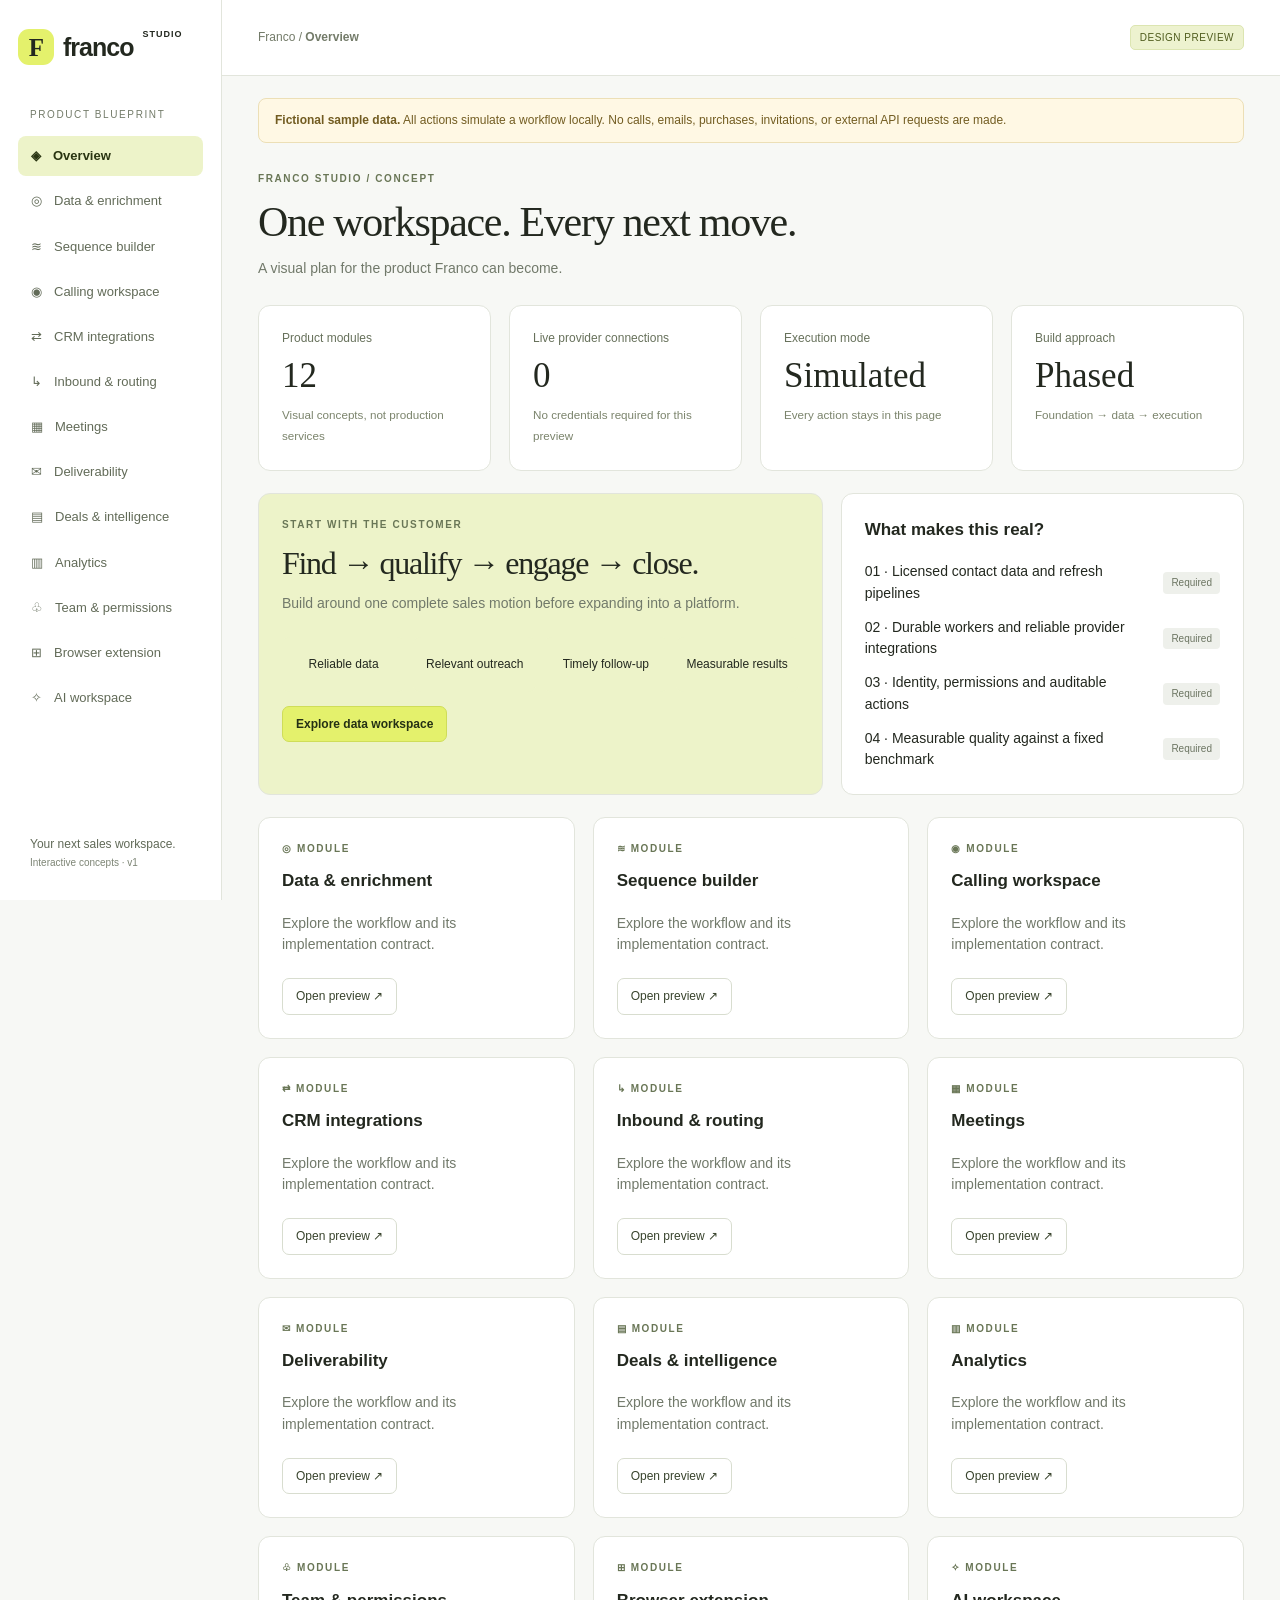
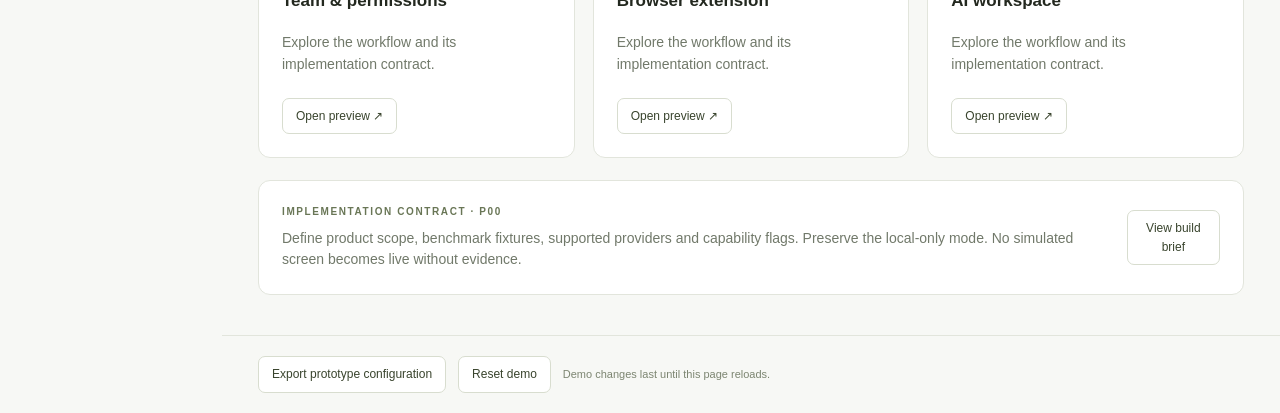
<file: docs/session-deliverables/franco-blueprint.html>
<!doctype html><html lang="en"><head><meta charset="utf-8"><meta name="viewport" content="width=device-width,initial-scale=1"><title>Franco — Product Blueprint</title><style>*{box-sizing:border-box}body{margin:0;background:#f7f8f5;color:#23281f;font:14px/1.55 -apple-system,BlinkMacSystemFont,'Segoe UI',sans-serif}button,input,select,textarea{font:inherit}button,a,input,select,textarea{outline-offset:4px}button{cursor:pointer}aside{position:fixed;width:222px;inset:0 auto 0 0;padding:28px 18px;background:#fff;border-right:1px solid #e2e5dc;display:flex;flex-direction:column}.brand{display:flex;align-items:center;gap:9px;text-decoration:none;color:inherit;font-size:25px;font-weight:650;letter-spacing:-1px}.brand b{display:grid;place-items:center;background:#e4f16c;border-radius:11px;width:36px;height:36px;font-family:Georgia}.brand span{font-size:9px;letter-spacing:1px;align-self:flex-start}.nav-label{font-size:10px;letter-spacing:1.6px;color:#737b69;margin:40px 12px 14px}nav{display:grid;gap:5px}nav a{color:#626b58;text-decoration:none;padding:10px 13px;border-radius:8px;display:flex;gap:12px;font-size:13px}nav a.active{background:#edf3c9;color:#293411;font-weight:600}nav a:hover{background:#f2f4eb}.side-note{margin-top:auto;padding:24px 12px 0;font-size:12px;color:#616a58}.side-note small{color:#7d8575}main{margin-left:222px}header{height:76px;display:flex;align-items:center;justify-content:space-between;border-bottom:1px solid #e2e5dc;background:white;padding:0 36px;color:#737b69;font-size:12px}.preview-pill,.tag{background:#edf2cf;color:#4e5b1c;border:1px solid #dce5b1;padding:4px 9px;border-radius:5px;font-size:10px;letter-spacing:.5px}.banner{margin:22px 36px 0;padding:12px 16px;background:#fff8e4;border:1px solid #ecdfb6;border-radius:8px;font-size:12px;color:#725c21}section{padding:28px 36px 40px;min-height:70vh}.eyebrow{font-size:10px;letter-spacing:1.6px;color:#697656;font-weight:600}h1{font:42px/1.15 Georgia,serif;letter-spacing:-1.3px;margin:12px 0}h2{font-size:17px;font-weight:600;margin:0 0 18px}h3{font-size:14px;margin:0 0 6px}p{color:#71796a;margin:5px 0 22px}.heading{display:flex;align-items:center;justify-content:space-between;gap:20px;margin-bottom:25px}.heading p{margin:8px 0 0}.button{background:white;border:1px solid #d8ddcf;border-radius:7px;padding:8px 13px;color:#39442d;font-size:12px;text-decoration:none;display:inline-block}.primary{background:#e4f16c;border-color:#cfdd58;color:#243014;font-weight:600}.button:disabled{opacity:.45;cursor:not-allowed}.grid{display:grid;grid-template-columns:repeat(3,minmax(0,1fr));gap:18px}.two{grid-template-columns:minmax(0,1.4fr) minmax(260px,1fr)}.four{grid-template-columns:repeat(4,minmax(0,1fr))}.card{padding:23px;background:white;border:1px solid #e2e5dc;border-radius:12px;min-width:0}.metric .value{font:35px Georgia,serif;margin:8px 0}.metric small{color:#7b846c}.metric .label{font-size:12px;color:#67715b}.accent{background:#edf3c9}.gap{margin-top:22px}.row{display:flex;gap:12px;align-items:center;justify-content:space-between}.stack{display:grid;gap:12px}.muted{color:#78816e;font-size:12px}.table-wrap{overflow:auto;background:white;border:1px solid #e2e5dc;border-radius:12px}table{width:100%;border-collapse:collapse;text-align:left;white-space:nowrap}td,th{padding:15px 18px;border-bottom:1px solid #edf0e7;font-size:12px}th{background:#f1f4eb;color:#768168;font-weight:500}td strong{font-weight:600}.status{display:inline-block;font-size:10px;padding:3px 8px;border-radius:4px;color:#486b38;background:#edf5e6}.status.warn{background:#fff3d9;color:#8b6a28}.status.gray{background:#eef0eb;color:#6c7562}label{display:block;font-size:11px;color:#657059;margin-bottom:12px}input,select,textarea{display:block;width:100%;padding:10px 12px;margin-top:6px;border-radius:6px;border:1px solid #dce1d3;background:#fafbf8;color:#293421}textarea{min-height:90px;resize:vertical}.toolbar{display:flex;align-items:end;gap:12px;margin-bottom:18px}.toolbar label{flex:1;margin:0}.timeline{display:grid;gap:14px}.step{position:relative;margin-left:17px;border-left:2px solid #dce4c9;padding-left:24px}.step::before{content:'';position:absolute;left:-7px;top:24px;width:12px;height:12px;border-radius:50%;background:#b7cd64;border:3px solid #f7f8f5}.step .card{padding:18px}.step .type{font-size:10px;letter-spacing:1px;color:#7c8d57}.step input{background:white}.chips{display:flex;gap:8px;flex-wrap:wrap}.chip{border:1px solid #dce1d3;border-radius:20px;background:white;padding:6px 12px;font-size:11px}.bars{display:flex;height:170px;gap:22px;align-items:flex-end;border-bottom:1px solid #dce1d3;margin:30px 0}.bar{flex:1;background:#c9dca2;border-radius:7px 7px 0 0;position:relative;min-width:20px}.bar span{position:absolute;top:-25px;left:0;right:0;text-align:center;font-size:11px}.stages{display:flex;gap:8px;margin:14px 0}.stages div{flex:1;background:#edf3c9;padding:18px 8px;text-align:center;font-size:12px;border-radius:8px}.provider{display:flex;align-items:center;gap:12px}.logo{width:36px;height:36px;display:grid;place-items:center;border-radius:9px;background:#eef1e5;color:#627049;font-weight:650}.call-circle{width:100px;height:100px;display:grid;place-items:center;background:#edf3c9;border-radius:50%;margin:24px auto;font:32px Georgia}.center{text-align:center}.calendar{display:grid;grid-template-columns:repeat(5,1fr);gap:8px}.calendar button{border:1px solid #dce1d3;background:#f7f9f1;padding:12px 4px;border-radius:6px;font-size:11px}.calendar button.selected{background:#e4f16c}.board{display:grid;grid-template-columns:repeat(4,minmax(160px,1fr));gap:14px;overflow:auto}.column{background:#edf0e7;padding:13px;border-radius:10px}.column .card{margin:10px 0;padding:15px}footer{border-top:1px solid #e2e5dc;padding:20px 36px;display:flex;align-items:center;gap:12px;font-size:11px;color:#7c8571}#toast{position:fixed;bottom:24px;right:24px;background:#293620;color:white;border-radius:9px;padding:12px 20px;display:none;max-width:440px;z-index:5}dialog{border:1px solid #dce1d3;border-radius:14px;padding:25px;width:min(640px,92vw);color:#293421}dialog::backdrop{background:#18210c66}dialog form{text-align:right}pre{background:#f4f6ef;padding:16px;white-space:pre-wrap;overflow-wrap:anywhere;font-size:12px}.progress{height:7px;background:#edf0e7;border-radius:8px;margin:14px 0}.progress i{display:block;height:100%;background:#bfd479;border-radius:8px}@media(max-width:1000px){aside{width:180px;padding:22px 12px}main{margin-left:180px}.four,.grid{grid-template-columns:repeat(2,minmax(0,1fr))}.two{grid-template-columns:1fr}.heading{align-items:flex-start}.toolbar{flex-wrap:wrap}.toolbar label{min-width:130px}section{padding:24px}.banner{margin:16px 24px 0}}@media(max-width:650px){aside{position:static;width:auto;padding:15px}.brand{font-size:22px}.nav-label,.side-note{display:none}nav{display:flex;overflow:auto;margin-top:14px}nav a{white-space:nowrap;flex:none}main{margin:0}header{height:55px;padding:0 20px}.banner{margin:15px}.grid,.four{grid-template-columns:1fr}section{padding:22px 15px}h1{font-size:34px}.heading{flex-direction:column}.toolbar{align-items:stretch}footer{padding:20px 15px;flex-wrap:wrap}.calendar{gap:4px}.stages{flex-wrap:wrap}.stages div{min-width:40%}}@media(prefers-reduced-motion:reduce){*{scroll-behavior:auto}}
aside{overflow-y:auto}.side-note{flex-shrink:0}@media(max-width:650px){aside{overflow-y:visible}}
</style></head><body><aside><a class="brand" href="#overview"><b>F</b> franco<span>STUDIO</span></a><p class="nav-label">PRODUCT BLUEPRINT</p><nav aria-label="Feature previews" id="navigation"></nav><div class="side-note">Your next sales workspace.<br><small>Interactive concepts · v1</small></div></aside><main><header><span>Franco / <b id="breadcrumb">Overview</b></span><span class="preview-pill">DESIGN PREVIEW</span></header><div class="banner"><strong>Fictional sample data.</strong> All actions simulate a workflow locally. No calls, emails, purchases, invitations, or external API requests are made.</div><section id="screen"></section><footer><button class="button" id="export">Export prototype configuration</button><button class="button" id="reset">Reset demo</button><span>Demo changes last until this page reloads.</span></footer></main><div id="toast" role="status" aria-live="polite"></div><dialog id="details"><form method="dialog"><button class="button">Close ×</button></form><div id="detail-body"></div></dialog><script>'use strict';
const sections = [['overview','◈','Overview'],['data','◎','Data & enrichment'],['sequences','≋','Sequence builder'],['dialer','◉','Calling workspace'],['crm','⇄','CRM integrations'],['inbound','↳','Inbound & routing'],['meetings','▦','Meetings'],['deliverability','✉','Deliverability'],['deals','▤','Deals & intelligence'],['analytics','▥','Analytics'],['team','♧','Team & permissions'],['extension','⊞','Browser extension'],['assistant','✧','AI workspace']];
let model = {steps:[{type:'Email',title:'A relevant first hello',delay:0},{type:'Social task',title:'Review profile and connect manually',delay:2},{type:'Call',title:'Follow up on their growth priorities',delay:3}],crm:false,call:'Ready',callLog:[],callNotes:'',route:'Enterprise team',slot:'',booked:false,enriched:false,role:'Sales rep',range:'30',deals:['Qualified','Discovery','Proposal'],draft:''};
const names=['Avery Chen','Morgan Ellis','Riley Brooks'];
const esc = s => String(s ?? '').replace(/[&<>"']/g,c=>({'&':'&amp;','<':'&lt;','>':'&gt;','"':'&quot;',"'":'&#39;'}[c]));
const button = (text,action,primary=false) => `<button class="button ${primary?'primary':''}" data-action="${action}">${text}</button>`;
const badge = (s,t='')=>`<span class="status ${t}">${s}</span>`;
const metric = (label,value,note) => `<div class="card metric"><div class="label">${label}</div><div class="value">${value}</div><small>${note}</small></div>`;
function heading(k,title,desc,action=''){return `<div class="heading"><div><div class="eyebrow">${k} / CONCEPT</div><h1>${title}</h1><p>${desc}</p></div>${action}</div>`;}
function table(head,rows){return `<div class="table-wrap"><table><thead><tr>${head.map(x=>`<th>${x}</th>`).join('')}</tr></thead><tbody>${rows.map(r=>`<tr>${r.map(x=>`<td>${x}</td>`).join('')}</tr>`).join('')}</tbody></table></div>`;}
function requirement(id,text){return `<div class="card gap"><div class="row"><div><div class="eyebrow">IMPLEMENTATION CONTRACT · ${id}</div><p style="margin:8px 0 0">${text}</p></div>${button('View build brief','brief:'+id)}</div></div>`;}
const briefs={
 'P00':'Define product scope, benchmark fixtures, supported providers and capability flags. Preserve the local-only mode. No simulated screen becomes live without evidence.',
 'P01':'Implement tenant membership, server-enforced roles, encrypted credentials, audit events and durable background jobs before any shared deployment.',
 'P02':'Implement licensed provider search, deduplication, field provenance, refresh dates, credit reservations and waterfall enrichment with explicit cost caps.',
 'P03':'Persist versioned sequence drafts, schedule timezone-aware steps, require approval before execution, and stop on reply, suppression or opt-out.',
 'P04':'Implement telephony session tokens, signed call webhooks, dispositions, recording policy and transcript retention. Keep calls disabled without provider configuration.',
 'P05':'Implement CRM OAuth, field mappings, preview diffs, per-field authority and idempotent sync with durable cursors and conflict resolution.',
 'P06':'Implement hosted inbound forms with spam protection, consent metadata, idempotent ingestion, assignment rules and fair routing.',
 'P07':'Implement calendar OAuth, timezone and DST handling, conflict-safe slot reservation, cancellation and round-robin availability.',
 'P08':'Implement mailbox health, DNS checks, per-mailbox rate budgets, provider events and automatic pause on bounce or complaint thresholds.',
 'P09':'Implement opportunities and activity events, call transcript ingestion and evidence-linked summaries with reviewable action items.',
 'P10':'Implement event-derived reporting, period comparisons, attribution definitions and late-event deduplication.',
 'P11':'Implement extension least-privilege permissions, explicit user-triggered capture, source attribution and authenticated backend communication.',
 'P12':'Implement grounded AI research and drafting, schema-validated tool plans, cost limits and mandatory approval for external side effects.'
};
function overview(){return heading('FRANCO STUDIO','One workspace. Every next move.','A visual plan for the product Franco can become.')+`<div class="grid four">${metric('Product modules','12','Visual concepts, not production services')}${metric('Live provider connections','0','No credentials required for this preview')}${metric('Execution mode','Simulated','Every action stays in this page')}${metric('Build approach','Phased','Foundation → data → execution')}</div><div class="grid two gap"><div class="card accent"><div class="eyebrow">START WITH THE CUSTOMER</div><h1 style="font-size:32px">Find → qualify → engage → close.</h1><p>Build around one complete sales motion before expanding into a platform.</p><div class="stages"><div>Reliable data</div><div>Relevant outreach</div><div>Timely follow-up</div><div>Measurable results</div></div>${button('Explore data workspace','go:data',true)}</div><div class="card"><h2>What makes this real?</h2><div class="stack">${['Licensed contact data and refresh pipelines','Durable workers and reliable provider integrations','Identity, permissions and auditable actions','Measurable quality against a fixed benchmark'].map((x,i)=>`<div class="row"><span>0${i+1} · ${x}</span>${badge('Required','gray')}</div>`).join('')}</div></div></div><div class="grid gap">${sections.slice(1).map(([id,icon,name])=>`<div class="card"><div class="eyebrow">${icon} MODULE</div><h2 style="margin-top:12px">${name}</h2><p>Explore the workflow and its implementation contract.</p>${button('Open preview ↗','go:'+id)}</div>`).join('')}</div>`+requirement('P00',briefs.P00);}
function data(){return heading('DATA','The right people, in focus.','Search licensed data, see its provenance, and enrich only what you need.',button('Simulate enrichment','enrich',true))+`<div class="toolbar"><label>Search sample contacts<input id="data-search" placeholder="Name or company"></label><label>Coverage<select><option>Sample dataset only</option></select></label></div><div id="data-results">${dataRows('')}</div><div class="grid gap"><div class="card"><h2>Waterfall order</h2><div class="stack">${['Primary licensed provider','Secondary email provider','Verification provider'].map((p,i)=>`<div class="row"><span>${i+1}. ${p}</span>${badge(model.enriched?'Simulated match':'Not connected','gray')}</div>`).join('')}</div></div><div class="card"><h2>Credit controls</h2><label>Maximum credits per enrichment<input id="credits" type="number" min="1" max="100" value="10"></label><p class="muted">A production job reserves credits before calling providers, and settles actual use.</p></div><div class="card"><h2>Provenance first</h2><p>Every field needs its source, collection time, verification result, and license restrictions.</p>${badge('Sample freshness: 2 days')}</div></div>`+requirement('P02',briefs.P02);}
function dataRows(q){return table(['Contact','Account','Email','Source','Quality'],names.map((n,i)=>[n,['Northstar Labs','Orbit Studio','Evergreen'][i],model.enriched?`sample${i}@example.test`:'Missing','Fictional fixture',badge(model.enriched?'Verified · simulated':'Needs enrichment','warn')]).filter(r=>r.join(' ').toLowerCase().includes(q.toLowerCase())));}
function sequences(){return heading('ENGAGEMENT','A sequence with a purpose.','Design the timing and message across email, social tasks, and calls.',button('Validate draft','validate-sequence',true))+`<div class="grid two"><div class="timeline">${model.steps.map((s,i)=>`<div class="step"><div class="card"><div class="row"><span class="type">STEP ${i+1} · ${esc(s.type)}</span>${button('Remove','remove-step:'+i)}</div><label>Task or message<input data-step="${i}" value="${esc(s.title)}"></label><label>Wait days after previous step<input data-delay="${i}" type="number" min="0" max="365" value="${s.delay}"></label></div></div>`).join('')}<div class="chips">${['Email','Call','Social task'].map(t=>button('+ '+t,'add-step:'+t)).join('')}</div></div><div><div class="card"><h2>Enrollment rules</h2><div class="stack"><span>✓ Verified, eligible contacts only</span><span>✓ Stop on reply or opt-out</span><span>✓ Sending windows in recipient timezone</span><span>✓ Approval required before launch</span></div><hr style="border:0;border-top:1px solid #e2e5dc;margin:22px 0"><label>Sending window<select><option>Weekdays · 09:00–17:00</option></select></label>${badge('Draft only','warn')}<p class="muted gap">This editor changes the prototype configuration only.</p></div></div></div>`+requirement('P03',briefs.P03);}
function dialer(){return heading('CALLING','More context. Better conversations.','A calling queue with research, a script, and a clear next step.')+`<div class="grid two"><div class="card"><h2>Sample call queue</h2>${table(['Contact','Reason'],names.map(n=>[n,'Follow-up task']))}<div class="gap"><h2>Conversation guide</h2><p>Ask about current prospecting workflow. Confirm the main bottleneck before suggesting a next step.</p><label>Call notes<textarea id="call-notes" placeholder="Add a sample note">${esc(model.callNotes)}</textarea></label></div></div><div class="card center"><div class="eyebrow">SIMULATED CALL</div><div class="call-circle">AC</div><h2>Avery Chen</h2><p>Northstar Labs · No real number dialed</p><h2>${model.call}</h2>${button(model.call==='Connected (simulation)'?'End simulated call':'Simulate call',model.call==='Connected (simulation)'?'end-call':'start-call',true)}<label class="gap">Disposition<select id="disposition"><option>Connected</option><option>No answer</option><option>Not interested</option><option>Meeting requested</option></select></label>${button('Log sample outcome','log-call')}<p class="muted gap">${model.callLog.length} sample outcomes logged</p></div></div>`+requirement('P04',briefs.P04);}
function crm(){return heading('INTEGRATIONS','Keep the whole picture in sync.','Preview field mappings and conflicts before writing to a CRM.')+`<div class="grid">${['Salesforce','HubSpot','Other CRM'].map(n=>`<div class="card"><div class="provider"><span class="logo">${n[0]}</span><h2 style="margin:0">${n}</h2></div><p class="gap">OAuth and provider adapter required.</p>${badge('Not connected','gray')}</div>`).join('')}</div><div class="card gap"><div class="row"><h2>Sample field mapping</h2>${button('Preview sync','sync',true)}</div>${table(['Franco field','CRM field','When values differ'],[['email','Email', '<select id="email-authority"><option>Keep CRM value</option><option>Use Franco value</option></select>'],['company','Company','Review conflict'],['score','Lead score','Use Franco value']])}<p class="gap">${model.crm?'Simulation: 2 updates ready · 1 company conflict needs review. No records were written.':'Map fields, then inspect a simulated sync result.'}</p></div>`+requirement('P05',briefs.P05);}
function inbound(){return heading('INBOUND','Turn interest into a next step.','A form builder and routing preview for incoming leads.')+`<div class="grid two"><div class="card"><h2>Demo request form</h2><label>Work email<input value="sample@example.test" readonly></label><label>Company size<select id="company-size"><option value="25">1–49 employees</option><option value="150">50–199 employees</option><option value="500">200+ employees</option></select></label><label>What are you looking for?<textarea placeholder="Sample business needs"></textarea></label>${button('Test routing','route',true)}</div><div class="card"><h2>Routing rules</h2><div class="stack"><div class="card accent">200+ employees → Enterprise team</div><div class="card">50–199 employees → Growth team</div><div class="card">Under 50 → Self-serve follow-up</div></div><p class="gap" id="route-result">Run the sample form to see its destination.</p></div></div>`+requirement('P06',briefs.P06);}
function meetings(){return heading('MEETINGS','Make the next conversation easy.','Preview availability, meeting types, and round-robin assignment.')+`<div class="grid two"><div class="card"><div class="row"><h2>Product discovery · 30 min</h2>${badge('Sample week','gray')}</div><label>Timezone<select><option>America/Los_Angeles · sample slots</option></select></label><div class="calendar">${['Mon 09:00','Tue 10:30','Wed 14:00','Thu 11:00','Fri 13:30'].map(s=>`<button data-action="slot:${s}" class="${model.slot===s?'selected':''}">${s}</button>`).join('')}</div><p class="gap">${model.booked?'Sample booking confirmed. No calendar event created.':model.slot?'Selected: '+model.slot:'Choose a sample time.'}</p>${button('Simulate booking','book',true)}</div><div class="card"><h2>Availability rules</h2><div class="stack"><span>15-minute buffer between meetings</span><span>24-hour minimum notice</span><span>Round-robin across available reps</span><span>Live calendar conflict check required</span></div></div></div>`+requirement('P07',briefs.P07);}
function deliverability(){return heading('EMAIL HEALTH','Protect the channel you depend on.','Mailbox health and sending budgets before volume increases.',button('Inspect sample checks','health',true))+`<div class="grid four">${metric('Sample mailboxes','3','No mailboxes connected')}${metric('Sample bounce rate','1.2%','Illustrative · not measured')}${metric('Daily budget','120','Illustrative capacity')}${metric('DNS checks','2 / 3','One sample warning')}</div><div class="gap">${table(['Mailbox','Authentication','Budget','State'],[['rep-a@example.test',badge('SPF / DKIM / DMARC'),'40 / day',badge('Healthy · demo')],['rep-b@example.test',badge('SPF / DKIM / DMARC'),'40 / day',badge('Healthy · demo')],['rep-c@example.test',badge('DMARC missing','warn'),'0 / day',badge('Paused · demo','warn')]])}</div><div class="card gap"><h2>Guardrails</h2><p>Pause when complaint or bounce thresholds are exceeded. Respect provider quotas and suppression lists. Domain purchasing and warming require separate integrations and operational review.</p></div>`+requirement('P08',briefs.P08);}
function deals(){return heading('PIPELINE','Every deal, with its context.','Track opportunities alongside evidence from conversations.')+`<div class="board">${['Qualified','Discovery','Proposal','Won'].map(stage=>`<div class="column"><h3>${stage}</h3>${model.deals.map((s,i)=>s===stage?`<div class="card"><strong>${['Northstar Labs','Orbit Studio','Evergreen'][i]}</strong><p class="muted">Sample opportunity · $${[12000,8000,16000][i].toLocaleString()}</p>${button('Move forward','deal:'+i)} ${button('Brief','deal-brief:'+i)}</div>`:'').join('')}</div>`).join('')}</div><div class="card gap"><h2>Conversation intelligence</h2><p>Summaries should cite transcript excerpts and timestamps. Suggested actions remain reviewable, and generated claims must be grounded in the source conversation.</p>${button('View sample call brief','deal-brief:0')}</div>`+requirement('P09',briefs.P09);}
function analytics(){const scale=model.range==='7'?1:4;return heading('REPORTING','Know what moves the pipeline.','A sample dashboard with explicit metric definitions.')+`<div class="toolbar"><label>Reporting period<select id="report-range"><option value="30" ${model.range==='30'?'selected':''}>Last 30 days · sample</option><option value="7" ${model.range==='7'?'selected':''}>Last 7 days · sample</option></select></label></div><div class="grid four">${metric('Delivered',320*scale,'Sample events')}${metric('Positive replies',24*scale,'7.5% of delivered')}${metric('Meetings booked',8*scale,'2.5% of delivered')}${metric('Opportunities',3*scale,'Illustrative attribution')}</div><div class="grid two gap"><div class="card"><h2>Sample weekly activity</h2><div class="bars">${[45,75,58,95].map((v,i)=>`<div class="bar" style="height:${v}%"><span>W${i+1}</span></div>`).join('')}</div><p class="muted">Illustrative activity distribution, not production telemetry.</p></div><div class="card"><h2>Measurement contract</h2><p>Delivered excludes hard bounces. Reply rate uses unique replied contacts divided by unique delivered contacts in the selected cohort. Meetings use confirmed, non-duplicate bookings.</p>${button('Inspect reporting contract','brief:P10')}</div></div>`+requirement('P10',briefs.P10);}
function team(){return heading('ADMINISTRATION','Give each person the right access.','Preview roles and audit history before enabling a shared deployment.')+`<div class="grid two"><div class="card"><h2>Role preview</h2><label>Role<select id="role">${['Sales rep','Manager','Admin'].map(r=>`<option ${model.role===r?'selected':''}>${r}</option>`).join('')}</select></label>${table(['Capability','Permission'],[['Own prospects',badge('Read / write')],['Team reporting',badge(model.role==='Sales rep'?'Denied':'Allowed',model.role==='Sales rep'?'warn':'')],['Provider credentials',badge(model.role==='Admin'?'Allowed':'Denied',model.role==='Admin'?'':'warn')]])}<p class="muted gap">This is a matrix preview, not real authorization. Enforcement must happen on the server.</p></div><div class="card"><h2>Sample audit events</h2><div class="stack"><div>09:42 · Admin changed mailbox budget</div><div>09:38 · Manager approved sequence revision 3</div><div>09:21 · Rep exported 15 contacts</div></div><p class="muted gap">Production audit records need actor, tenant, target, action, timestamp and request ID.</p></div></div>`+requirement('P01',briefs.P01);}
function extension(){return heading('BROWSER EXTENSION','Bring context into your workflow.','A visual side-panel concept. No extension is installed.')+`<div class="grid two"><div class="card"><div class="row"><span class="muted">Sample CRM / Contact</span>${badge('Fictional page','gray')}</div><h1 style="font-size:30px">Avery Chen</h1><p>VP of Revenue · Northstar Labs</p><div class="card accent">A user-triggered action opens Franco’s panel and previews what will be captured.</div></div><div class="card"><h2>Franco side panel</h2><label>Detected account<input value="Northstar Labs" readonly></label><label>Source URL<input value="https://example.test/contact/avery" readonly></label><p>Capture only explicitly selected fields. Show provenance and deduplication results before saving.</p>${button('Preview sample capture','capture',true)}</div></div>`+requirement('P11',briefs.P11);}
function assistant(){return heading('AI WORKSPACE','A useful assistant, with boundaries.','Research, draft, and propose actions using connected evidence.')+`<div class="grid two"><div class="card"><h2>Ask Franco</h2><label>Sample request<textarea id="ai-prompt" placeholder="Draft an introduction for Avery at Northstar Labs"></textarea></label>${button('Generate sample plan','ai-plan',true)}<div id="ai-result" class="gap">${model.draft}</div></div><div class="card"><h2>Context and approval</h2><div class="stack"><span>Source: fictional Northstar profile</span><span>Tools: research, draft, propose enrollment</span><span>Side effects: require explicit approval</span><span>Budget: scoped per task and workspace</span></div><p class="muted gap">The prototype uses a fixed response. No LLM is called.</p></div></div>`+requirement('P12',briefs.P12);}
const renderers={overview,data,sequences,dialer,crm,inbound,meetings,deliverability,deals,analytics,team,extension,assistant};
function render(){let id=location.hash.slice(1)||'overview';if(!renderers[id])id='overview';document.getElementById('navigation').innerHTML=sections.map(([key,icon,name])=>`<a href="#${key}" class="${id===key?'active':''}" ${id===key?'aria-current="page"':''}><span>${icon}</span>${name}</a>`).join('');document.getElementById('breadcrumb').textContent=sections.find(s=>s[0]===id)[2];document.getElementById('screen').innerHTML=renderers[id]();}
let toastTimer;function toast(text){let e=document.getElementById('toast');e.textContent=text;e.style.display='block';clearTimeout(toastTimer);toastTimer=setTimeout(()=>e.style.display='none',4000);}
function modal(title,text){document.getElementById('detail-body').innerHTML=`<h2>${esc(title)}</h2><pre>${esc(text)}</pre>`;document.getElementById('details').showModal();}
document.addEventListener('click',e=>{const a=e.target.closest('[data-action]')?.dataset.action;if(!a)return;const [kind,...rest]=a.split(':');const value=rest.join(':');
 if(kind==='go'){location.hash=value;return;}
 if(kind==='brief'){modal('Build brief · '+value,briefs[value]+'\n\nSee harness/parity/tasks.json for dependencies, acceptance cases, and evidence requirements.');return;}
 if(kind==='enrich'){const cap=Number(document.getElementById('credits').value);if(!Number.isFinite(cap)||cap<3){toast('Sample batch needs 3 credits. Increase the cap.');return;}model.enriched=true;render();toast('Simulated 3 matches. No credits spent.');}
 if(kind==='add-step'){model.steps.push({type:value,title:'New '+value.toLowerCase(),delay:1});render();}
 if(kind==='remove-step'){model.steps.splice(Number(value),1);render();}
 if(kind==='validate-sequence'){toast(model.steps.length&&model.steps.every(s=>s.title.trim()&&Number.isInteger(s.delay)&&s.delay>=0&&s.delay<=365)?'Draft structure valid. Production launch still requires approvals and a scheduler.':'Add a step and complete its title and valid delay.');}
 if(kind==='start-call'){model.call='Connected (simulation)';render();}
 if(kind==='end-call'){model.call='Ended (simulation)';render();}
 if(kind==='log-call'){if(model.call!=='Ended (simulation)'){toast('End a simulated call before logging its outcome.');return;}model.callLog.push({disposition:document.getElementById('disposition').value,notes:document.getElementById('call-notes').value});model.call='Ready';render();toast('Sample outcome logged in page memory.');}
 if(kind==='sync'){model.crm=true;render();toast('Preview only: 2 updates, 1 conflict. Nothing synced.');}
 if(kind==='route'){let size=Number(document.getElementById('company-size').value);model.route=size>=200?'Enterprise team':size>=50?'Growth team':'Self-serve follow-up';document.getElementById('route-result').textContent='Sample destination: '+model.route;}
 if(kind==='slot'){model.slot=value;model.booked=false;render();}
 if(kind==='book'){if(!model.slot){toast('Select a sample time first.');return;}model.booked=true;render();}
 if(kind==='health')modal('Sample mailbox check','rep-c@example.test\nSPF: pass (fixture)\nDKIM: pass (fixture)\nDMARC: missing (fixture)\nRecommended state: paused\nNo DNS lookup was performed.');
 if(kind==='deal'){const stages=['Qualified','Discovery','Proposal','Won'];let i=Number(value);model.deals[i]=stages[Math.min(3,stages.indexOf(model.deals[i])+1)];render();}
 if(kind==='deal-brief')modal('Sample conversation brief','Fictional transcript — 02:14: “We need a better handoff between sales and operations.”\n\nSummary: handoff friction is a stated problem.\nSuggested action: schedule a workflow review.\nEvidence: sample transcript at 02:14.\nNo recording or transcript was processed.');
 if(kind==='capture')modal('Capture preview','Source: https://example.test/contact/avery\nName: Avery Chen\nAccount: Northstar Labs\nDeduplication: sample match found\nProposed action: update source attribution\nNo browser data captured or saved.');
 if(kind==='ai-plan'){model.draft='<div class="card accent"><strong>Fixed sample plan</strong><ol><li>Review the contact’s sourced account notes.</li><li>Draft an introduction around the stated handoff problem.</li><li>Present the draft for human review.</li></ol><p>No email sent. No model called.</p></div>';document.getElementById('ai-result').innerHTML=model.draft;}
});
document.addEventListener('input',e=>{if(e.target.id==='call-notes')model.callNotes=e.target.value;if(e.target.id==='data-search')document.getElementById('data-results').innerHTML=dataRows(e.target.value);if(e.target.dataset.step!==undefined)model.steps[Number(e.target.dataset.step)].title=e.target.value;if(e.target.dataset.delay!==undefined)model.steps[Number(e.target.dataset.delay)].delay=Number(e.target.value);});
document.addEventListener('change',e=>{if(e.target.id==='role'){model.role=e.target.value;render();}if(e.target.id==='report-range'){model.range=e.target.value;render();}});
document.getElementById('reset').onclick=()=>location.reload();
document.getElementById('export').onclick=()=>{const blob=new Blob([JSON.stringify({kind:'franco-prototype-configuration',version:1,simulated:true,...model},null,2)],{type:'application/json'});let url=URL.createObjectURL(blob),a=document.createElement('a');a.href=url;a.download='franco-prototype-config.json';a.click();setTimeout(()=>URL.revokeObjectURL(url),1000);};
window.addEventListener('hashchange',render);render();
</script></body></html>
</file>
